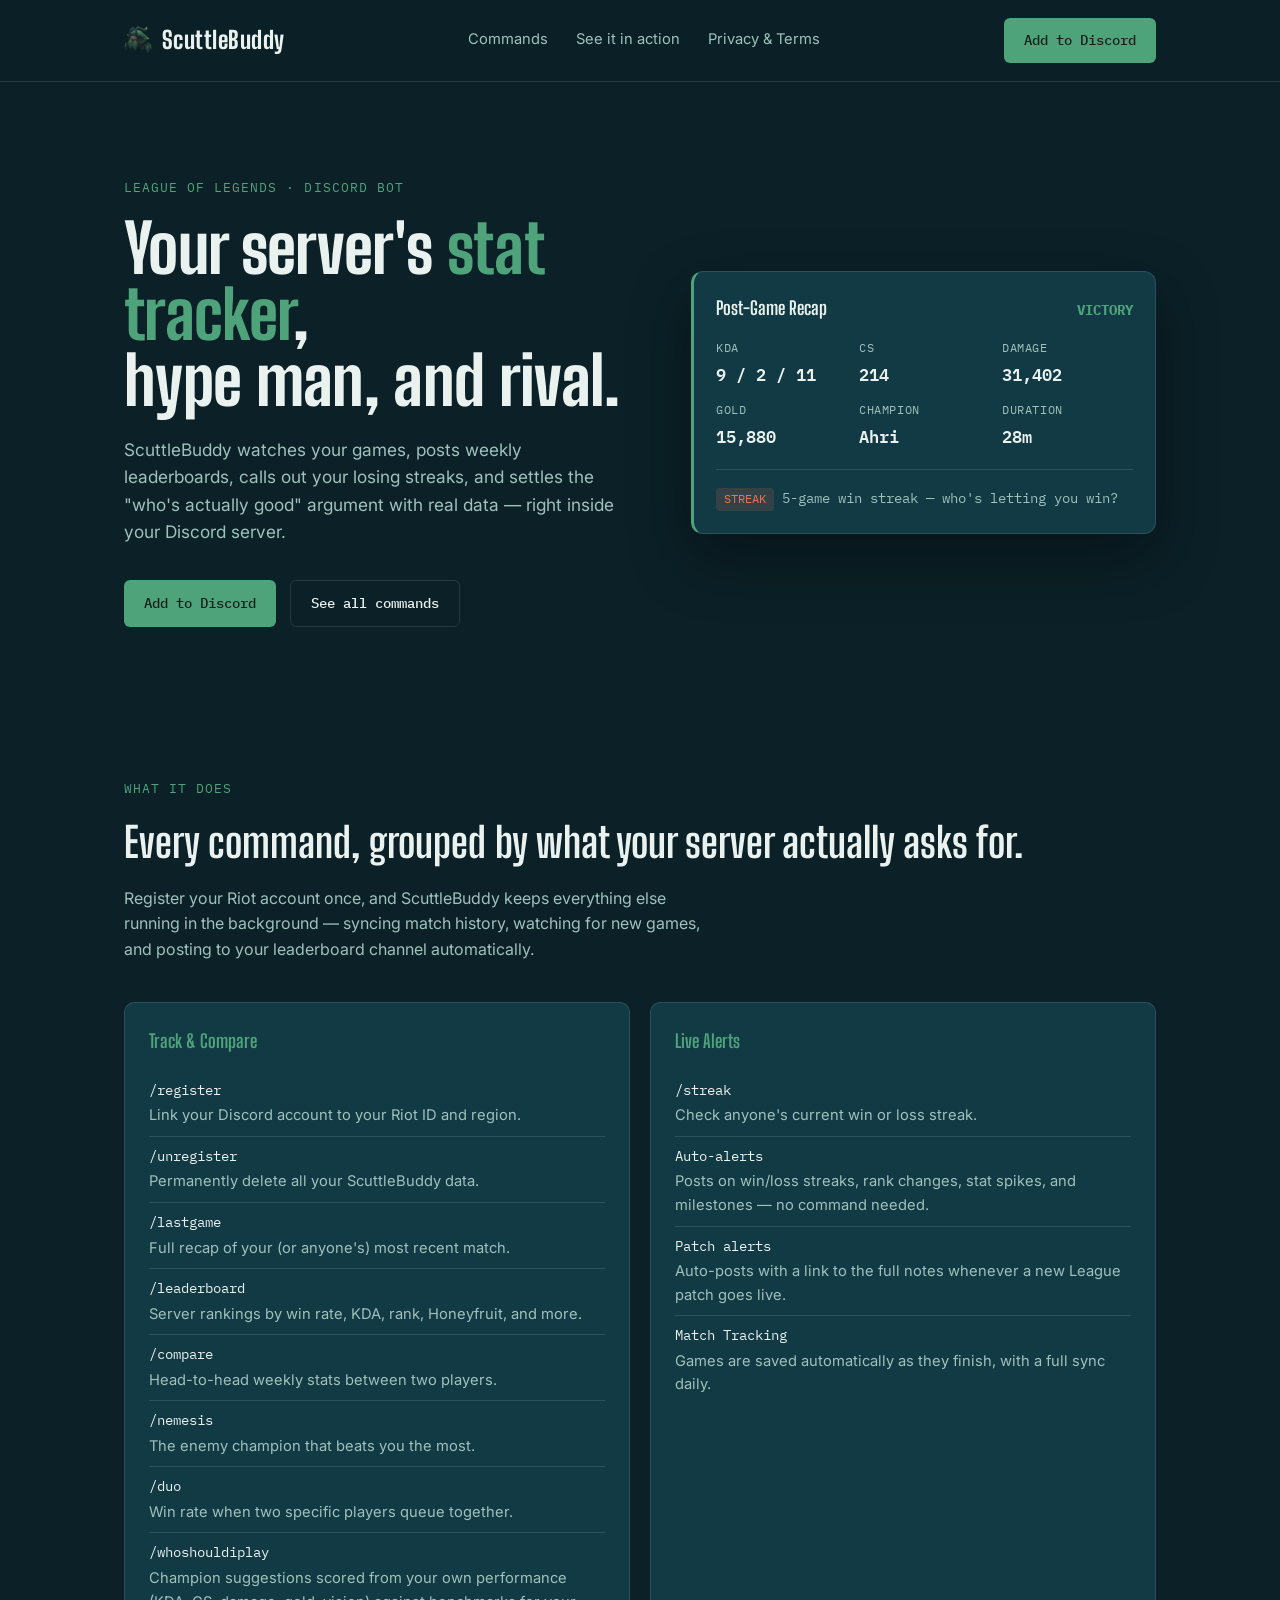
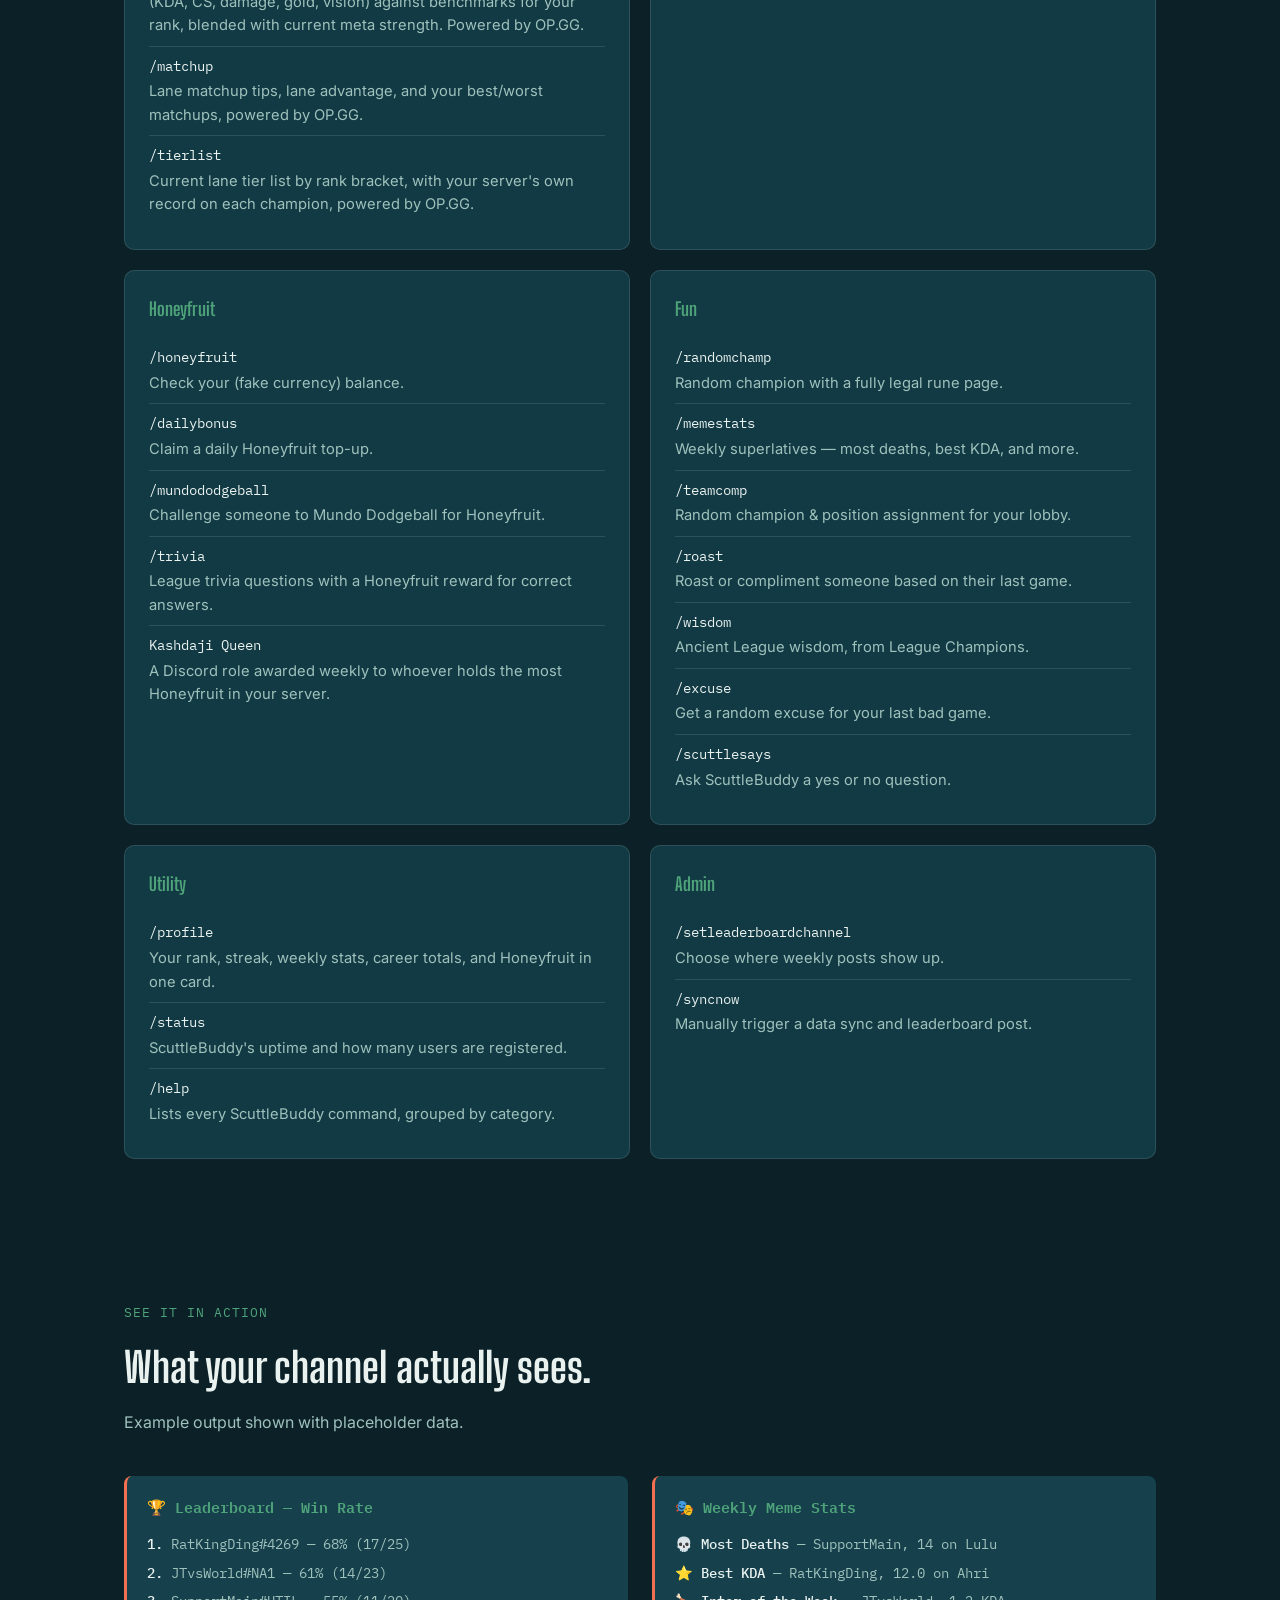
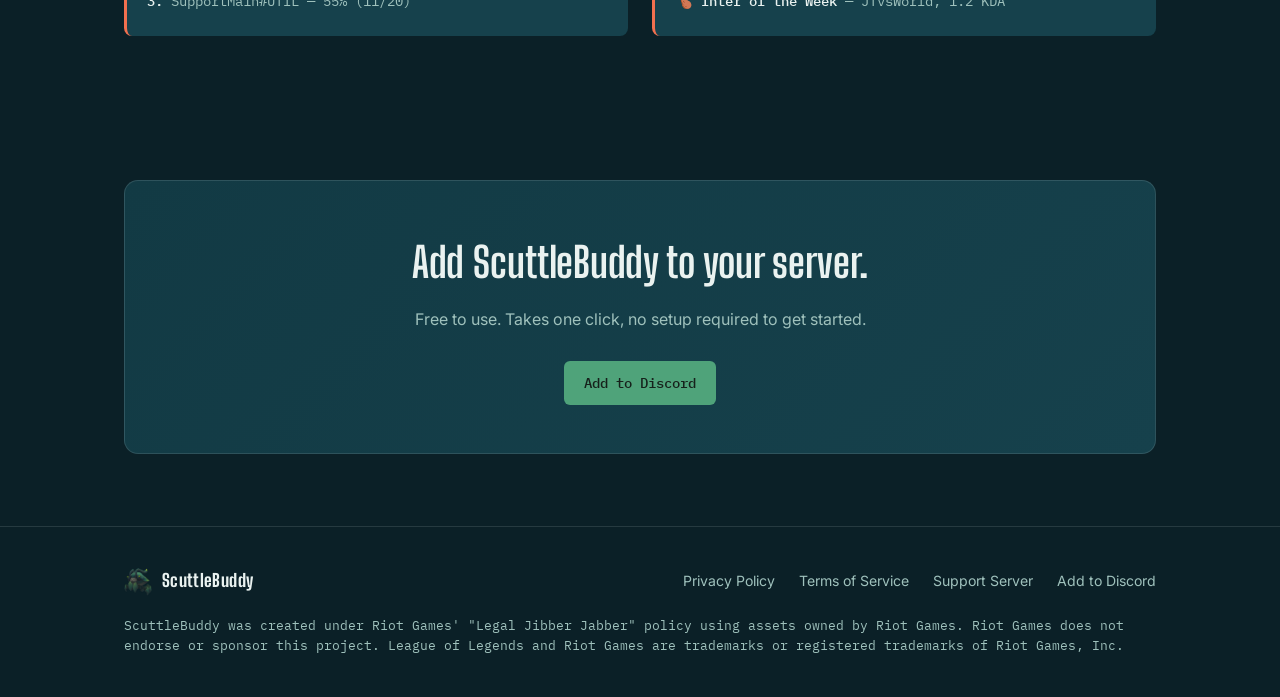
<file: index.html>
<!DOCTYPE html>
<html lang="en">
<head>
<meta charset="UTF-8">
<meta name="viewport" content="width=device-width, initial-scale=1.0">
<title>ScuttleBuddy — League of Legends Discord Bot</title>
<meta name="description" content="ScuttleBuddy tracks your League of Legends games, posts weekly leaderboards, and keeps your server's rivalry alive.">
<link rel="preconnect" href="https://fonts.googleapis.com">
<link href="https://fonts.googleapis.com/css2?family=Big+Shoulders+Display:wght@600;700;800&family=Inter:wght@400;500;600&family=IBM+Plex+Mono:wght@400;500;600&display=swap" rel="stylesheet">
<link rel="stylesheet" href="style.css">
</head>
<body>

<div class="ripple-field" aria-hidden="true">
  <svg viewBox="0 0 800 800" preserveAspectRatio="xMidYMid slice">
    <circle class="ripple" cx="620" cy="180" r="20"></circle>
    <circle class="ripple" cx="620" cy="180" r="20"></circle>
    <circle class="ripple" cx="620" cy="180" r="20"></circle>
  </svg>
</div>

<header>
  <div class="nav">
    <a href="#top" class="wordmark"><img src="assets/scuttle-crab-nav.png" alt="" class="crab-icon" width="28" height="28"> ScuttleBuddy</a>
    <nav class="links">
      <a href="#commands">Commands</a>
      <a href="#showcase">See it in action</a>
      <a href="privacy.html">Privacy &amp; Terms</a>
    </nav>
    <a class="btn btn-primary" href="https://discord.com/oauth2/authorize?client_id=1524695530444427314&permissions=268946512&integration_type=0&scope=bot">Add to Discord</a>
  </div>
</header>

<main id="top">
  <div class="wrap">
    <section class="hero">
      <div>
        <span class="eyebrow">League of Legends · Discord Bot</span>
        <h1>Your server's <span class="accent">stat tracker</span>,<br>hype man, and rival.</h1>
        <p class="hero-sub">
          ScuttleBuddy watches your games, posts weekly leaderboards, calls out your
          losing streaks, and settles the "who's actually good" argument with real data —
          right inside your Discord server.
        </p>
        <div class="hero-actions">
          <a class="btn btn-primary" href="https://discord.com/oauth2/authorize?client_id=1524695530444427314&permissions=268946512&integration_type=0&scope=bot">Add to Discord</a>
          <a class="btn btn-ghost" href="#commands">See all commands</a>
        </div>
      </div>

      <div class="recap-card">
        <div class="recap-title">
          <span>Post-Game Recap</span>
          <span class="recap-result">VICTORY</span>
        </div>
        <div class="recap-grid">
          <div class="recap-stat"><span class="label">KDA</span><span class="value">9 / 2 / 11</span></div>
          <div class="recap-stat"><span class="label">CS</span><span class="value">214</span></div>
          <div class="recap-stat"><span class="label">Damage</span><span class="value">31,402</span></div>
          <div class="recap-stat"><span class="label">Gold</span><span class="value">15,880</span></div>
          <div class="recap-stat"><span class="label">Champion</span><span class="value">Ahri</span></div>
          <div class="recap-stat"><span class="label">Duration</span><span class="value">28m</span></div>
        </div>
        <div class="recap-divider"></div>
        <div class="recap-alert">
          <span class="tag">STREAK</span>
          5-game win streak — who's letting you win?
        </div>
      </div>
    </section>
  </div>

  <section id="commands">
    <div class="wrap">
      <div class="section-head">
        <span class="eyebrow">What it does</span>
        <h2>Every command, grouped by what your server actually asks for.</h2>
        <p class="section-sub">
          Register your Riot account once, and ScuttleBuddy keeps everything else running
          in the background — syncing match history, watching for new games, and posting
          to your leaderboard channel automatically.
        </p>
      </div>

      <div class="cmd-groups">
        <div class="cmd-group">
          <h3>Track &amp; Compare</h3>
          <ul class="cmd-list">
            <li><span class="cmd-name">/register</span><span class="cmd-desc">Link your Discord account to your Riot ID and region.</span></li>
            <li><span class="cmd-name">/unregister</span><span class="cmd-desc">Permanently delete all your ScuttleBuddy data.</span></li>
            <li><span class="cmd-name">/lastgame</span><span class="cmd-desc">Full recap of your (or anyone's) most recent match.</span></li>
            <li><span class="cmd-name">/leaderboard</span><span class="cmd-desc">Server rankings by win rate, KDA, rank, Honeyfruit, and more.</span></li>
            <li><span class="cmd-name">/compare</span><span class="cmd-desc">Head-to-head weekly stats between two players.</span></li>
            <li><span class="cmd-name">/nemesis</span><span class="cmd-desc">The enemy champion that beats you the most.</span></li>
            <li><span class="cmd-name">/duo</span><span class="cmd-desc">Win rate when two specific players queue together.</span></li>
            <li><span class="cmd-name">/whoshouldiplay</span><span class="cmd-desc">Champion suggestions scored from your own performance (KDA, CS, damage, gold, vision) against benchmarks for your rank, blended with current meta strength. Powered by OP.GG.</span></li>
            <li><span class="cmd-name">/matchup</span><span class="cmd-desc">Lane matchup tips, lane advantage, and your best/worst matchups, powered by OP.GG.</span></li>
            <li><span class="cmd-name">/tierlist</span><span class="cmd-desc">Current lane tier list by rank bracket, with your server's own record on each champion, powered by OP.GG.</span></li>
          </ul>
        </div>

        <div class="cmd-group">
          <h3>Live Alerts</h3>
          <ul class="cmd-list">
            <li><span class="cmd-name">/streak</span><span class="cmd-desc">Check anyone's current win or loss streak.</span></li>
            <li><span class="cmd-name">Auto-alerts</span><span class="cmd-desc">Posts on win/loss streaks, rank changes, stat spikes, and milestones — no command needed.</span></li>
            <li><span class="cmd-name">Patch alerts</span><span class="cmd-desc">Auto-posts with a link to the full notes whenever a new League patch goes live.</span></li>
            <li><span class="cmd-name">Match Tracking</span><span class="cmd-desc">Games are saved automatically as they finish, with a full sync daily.</span></li>
          </ul>
        </div>

        <div class="cmd-group">
          <h3>Honeyfruit</h3>
          <ul class="cmd-list">
            <li><span class="cmd-name">/honeyfruit</span><span class="cmd-desc">Check your (fake currency) balance.</span></li>
            <li><span class="cmd-name">/dailybonus</span><span class="cmd-desc">Claim a daily Honeyfruit top-up.</span></li>
            <li><span class="cmd-name">/mundododgeball</span><span class="cmd-desc">Challenge someone to Mundo Dodgeball for Honeyfruit.</span></li>
            <li><span class="cmd-name">/trivia</span><span class="cmd-desc">League trivia questions with a Honeyfruit reward for correct answers.</span></li>
            <li><span class="cmd-name">Kashdaji Queen</span><span class="cmd-desc">A Discord role awarded weekly to whoever holds the most Honeyfruit in your server.</span></li>
          </ul>
        </div>

        <div class="cmd-group">
          <h3>Fun</h3>
          <ul class="cmd-list">
            <li><span class="cmd-name">/randomchamp</span><span class="cmd-desc">Random champion with a fully legal rune page.</span></li>
            <li><span class="cmd-name">/memestats</span><span class="cmd-desc">Weekly superlatives — most deaths, best KDA, and more.</span></li>
            <li><span class="cmd-name">/teamcomp</span><span class="cmd-desc">Random champion &amp; position assignment for your lobby.</span></li>
            <li><span class="cmd-name">/roast</span><span class="cmd-desc">Roast or compliment someone based on their last game.</span></li>
            <li><span class="cmd-name">/wisdom</span><span class="cmd-desc">Ancient League wisdom, from League Champions.</span></li>
            <li><span class="cmd-name">/excuse</span><span class="cmd-desc">Get a random excuse for your last bad game.</span></li>
            <li><span class="cmd-name">/scuttlesays</span><span class="cmd-desc">Ask ScuttleBuddy a yes or no question.</span></li>
          </ul>
        </div>

        <div class="cmd-group">
          <h3>Utility</h3>
          <ul class="cmd-list">
            <li><span class="cmd-name">/profile</span><span class="cmd-desc">Your rank, streak, weekly stats, career totals, and Honeyfruit in one card.</span></li>
            <li><span class="cmd-name">/status</span><span class="cmd-desc">ScuttleBuddy's uptime and how many users are registered.</span></li>
            <li><span class="cmd-name">/help</span><span class="cmd-desc">Lists every ScuttleBuddy command, grouped by category.</span></li>
          </ul>
        </div>

        <div class="cmd-group">
          <h3>Admin</h3>
          <ul class="cmd-list">
            <li><span class="cmd-name">/setleaderboardchannel</span><span class="cmd-desc">Choose where weekly posts show up.</span></li>
            <li><span class="cmd-name">/syncnow</span><span class="cmd-desc">Manually trigger a data sync and leaderboard post.</span></li>
          </ul>
        </div>
      </div>
    </div>
  </section>

  <section id="showcase">
    <div class="wrap">
      <div class="section-head">
        <span class="eyebrow">See it in action</span>
        <h2>What your channel actually sees.</h2>
        <p class="section-sub">Example output shown with placeholder data.</p>
      </div>

      <div class="showcase-grid">
        <div class="embed-card">
          <div class="embed-title">🏆 Leaderboard — Win Rate</div>
          <div class="embed-line"><strong>1.</strong> RatKingDing#4269 — 68% (17/25)</div>
          <div class="embed-line"><strong>2.</strong> JTvsWorld#NA1 — 61% (14/23)</div>
          <div class="embed-line"><strong>3.</strong> SupportMain#UTIL — 55% (11/20)</div>
        </div>
        <div class="embed-card">
          <div class="embed-title">🎭 Weekly Meme Stats</div>
          <div class="embed-line">💀 <strong>Most Deaths</strong> — SupportMain, 14 on Lulu</div>
          <div class="embed-line">⭐ <strong>Best KDA</strong> — RatKingDing, 12.0 on Ahri</div>
          <div class="embed-line">🍗 <strong>Inter of the Week</strong> — JTvsWorld, 1.2 KDA</div>
        </div>
      </div>
    </div>
  </section>

  <section>
    <div class="wrap">
      <div class="cta-strip">
        <h2>Add ScuttleBuddy to your server.</h2>
        <p class="section-sub">Free to use. Takes one click, no setup required to get started.</p>
        <a class="btn btn-primary" href="https://discord.com/oauth2/authorize?client_id=1524695530444427314&permissions=268946512&integration_type=0&scope=bot">Add to Discord</a>
      </div>
    </div>
  </section>
</main>

<footer id="legal">
  <div class="wrap">
    <div class="footer-row">
      <a href="#top" class="wordmark" style="font-size: 1.1rem;"><img src="assets/scuttle-crab-nav.png" alt="" class="crab-icon" width="28" height="28"> ScuttleBuddy</a>
      <div class="footer-links">
        <a href="privacy.html">Privacy Policy</a>
        <a href="terms.html">Terms of Service</a>
        <a href="https://discord.gg/Jfhns5WCDb">Support Server</a>
        <a href="https://discord.com/oauth2/authorize?client_id=1524695530444427314&permissions=268946512&integration_type=0&scope=bot">Add to Discord</a>
      </div>
    </div>
    <p class="footer-note">
      ScuttleBuddy was created under Riot Games' "Legal Jibber Jabber" policy using assets owned by Riot Games. Riot Games does not endorse or sponsor this project.
      League of Legends and Riot Games are trademarks or registered trademarks of Riot Games, Inc.
    </p>
  </div>
</footer>

</body>
</html>
</file>
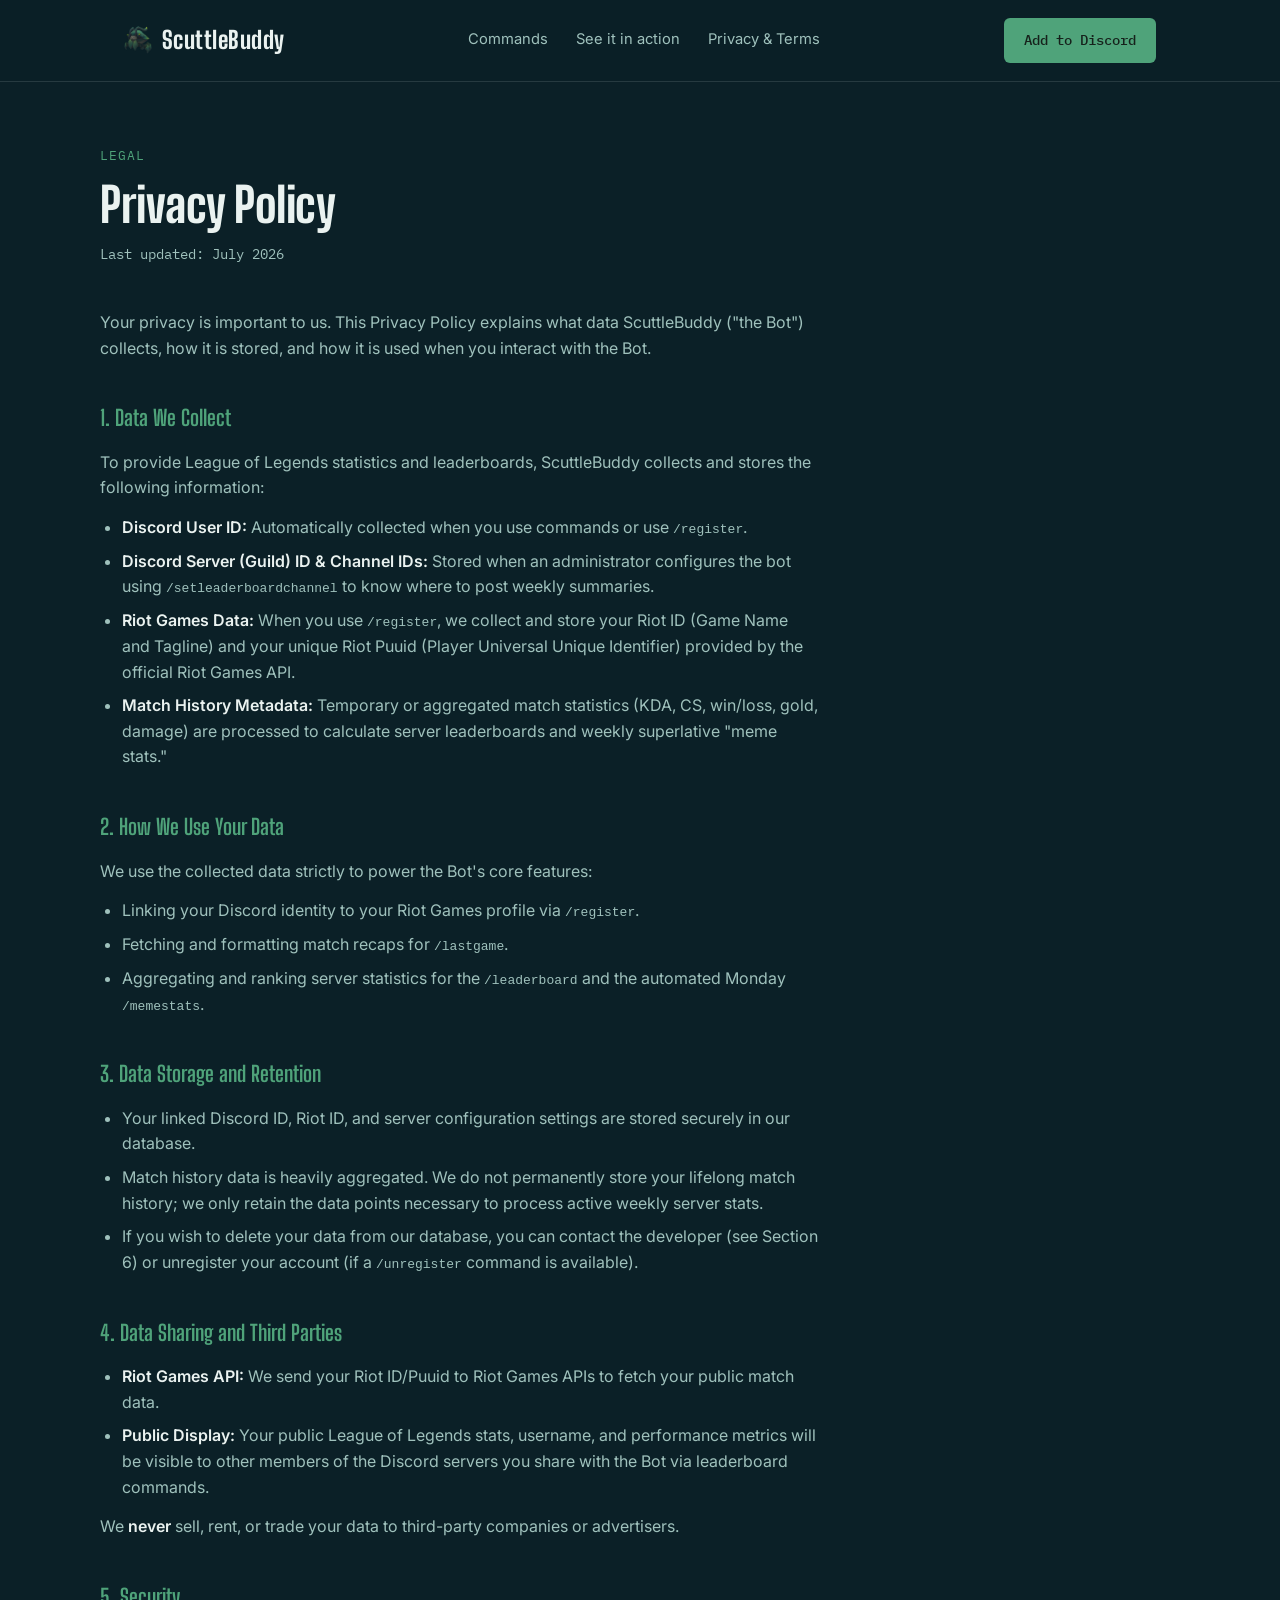
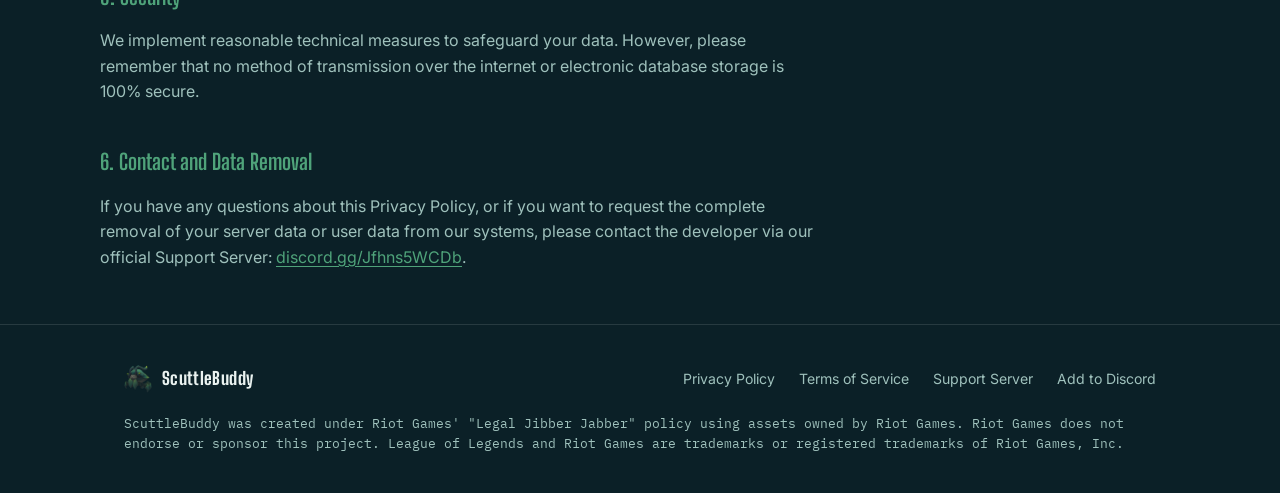
<file: privacy.html>
<!DOCTYPE html>
<html lang="en">
<head>
<meta charset="UTF-8">
<meta name="viewport" content="width=device-width, initial-scale=1.0">
<title>Privacy Policy — ScuttleBuddy</title>
<link rel="preconnect" href="https://fonts.googleapis.com">
<link href="https://fonts.googleapis.com/css2?family=Big+Shoulders+Display:wght@600;700;800&family=Inter:wght@400;500;600&family=IBM+Plex+Mono:wght@400;500;600&display=swap" rel="stylesheet">
<link rel="stylesheet" href="style.css">
</head>
<body>

<header>
  <div class="nav">
    <a href="index.html" class="wordmark"><img src="assets/scuttle-crab-nav.png" alt="" class="crab-icon" width="28" height="28"> ScuttleBuddy</a>
    <nav class="links">
      <a href="index.html#commands">Commands</a>
      <a href="index.html#showcase">See it in action</a>
      <a href="privacy.html">Privacy &amp; Terms</a>
    </nav>
    <a class="btn btn-primary" href="#">Add to Discord</a>
  </div>
</header>

<main>
  <div class="wrap legal-page">
    <span class="eyebrow">Legal</span>
    <h1>Privacy Policy</h1>
    <p class="legal-updated">Last updated: July 2026</p>

    <div class="legal-body">
      <p>Your privacy is important to us. This Privacy Policy explains what data ScuttleBuddy ("the Bot") collects, how it is stored, and how it is used when you interact with the Bot.</p>

      <h3>1. Data We Collect</h3>
      <p>To provide League of Legends statistics and leaderboards, ScuttleBuddy collects and stores the following information:</p>
      <ul>
        <li><strong>Discord User ID:</strong> Automatically collected when you use commands or use <code>/register</code>.</li>
        <li><strong>Discord Server (Guild) ID &amp; Channel IDs:</strong> Stored when an administrator configures the bot using <code>/setleaderboardchannel</code> to know where to post weekly summaries.</li>
        <li><strong>Riot Games Data:</strong> When you use <code>/register</code>, we collect and store your Riot ID (Game Name and Tagline) and your unique Riot Puuid (Player Universal Unique Identifier) provided by the official Riot Games API.</li>
        <li><strong>Match History Metadata:</strong> Temporary or aggregated match statistics (KDA, CS, win/loss, gold, damage) are processed to calculate server leaderboards and weekly superlative "meme stats."</li>
      </ul>

      <h3>2. How We Use Your Data</h3>
      <p>We use the collected data strictly to power the Bot's core features:</p>
      <ul>
        <li>Linking your Discord identity to your Riot Games profile via <code>/register</code>.</li>
        <li>Fetching and formatting match recaps for <code>/lastgame</code>.</li>
        <li>Aggregating and ranking server statistics for the <code>/leaderboard</code> and the automated Monday <code>/memestats</code>.</li>
      </ul>

      <h3>3. Data Storage and Retention</h3>
      <ul>
        <li>Your linked Discord ID, Riot ID, and server configuration settings are stored securely in our database.</li>
        <li>Match history data is heavily aggregated. We do not permanently store your lifelong match history; we only retain the data points necessary to process active weekly server stats.</li>
        <li>If you wish to delete your data from our database, you can contact the developer (see Section 6) or unregister your account (if a <code>/unregister</code> command is available).</li>
      </ul>

      <h3>4. Data Sharing and Third Parties</h3>
      <ul>
        <li><strong>Riot Games API:</strong> We send your Riot ID/Puuid to Riot Games APIs to fetch your public match data.</li>
        <li><strong>Public Display:</strong> Your public League of Legends stats, username, and performance metrics will be visible to other members of the Discord servers you share with the Bot via leaderboard commands.</li>
      </ul>
      <p>We <strong>never</strong> sell, rent, or trade your data to third-party companies or advertisers.</p>

      <h3>5. Security</h3>
      <p>We implement reasonable technical measures to safeguard your data. However, please remember that no method of transmission over the internet or electronic database storage is 100% secure.</p>

      <h3>6. Contact and Data Removal</h3>
      <p>If you have any questions about this Privacy Policy, or if you want to request the complete removal of your server data or user data from our systems, please contact the developer via our official Support Server: <a href="https://discord.gg/Jfhns5WCDb">discord.gg/Jfhns5WCDb</a>.</p>
    </div>
  </div>
</main>

<footer>
  <div class="wrap">
    <div class="footer-row">
      <a href="index.html" class="wordmark" style="font-size: 1.1rem;"><img src="assets/scuttle-crab-nav.png" alt="" class="crab-icon" width="28" height="28"> ScuttleBuddy</a>
      <div class="footer-links">
        <a href="privacy.html">Privacy Policy</a>
        <a href="terms.html">Terms of Service</a>
        <a href="https://discord.gg/Jfhns5WCDb">Support Server</a>
        <a href="#">Add to Discord</a>
      </div>
    </div>
    <p class="footer-note">
      ScuttleBuddy was created under Riot Games' "Legal Jibber Jabber" policy using assets owned by Riot Games. Riot Games does not endorse or sponsor this project.
      League of Legends and Riot Games are trademarks or registered trademarks of Riot Games, Inc.
    </p>
  </div>
</footer>

</body>
</html>
</file>
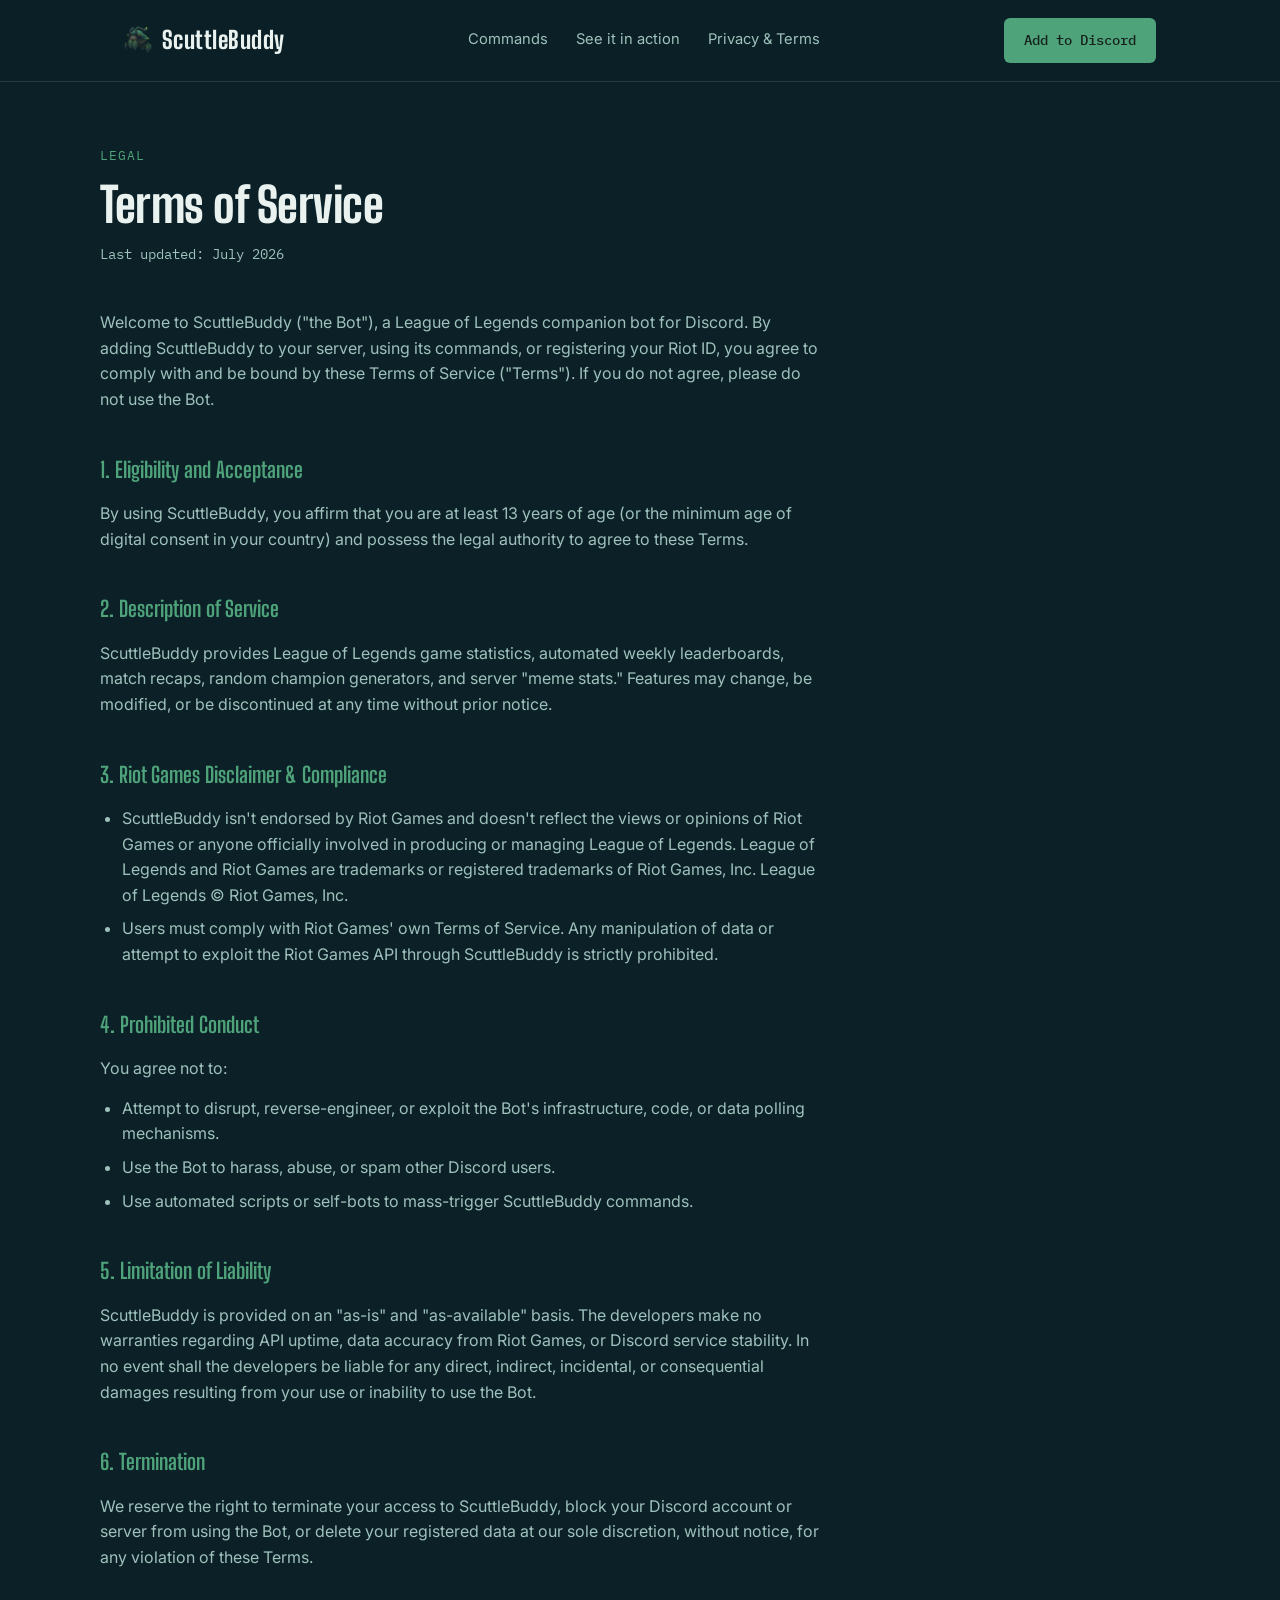
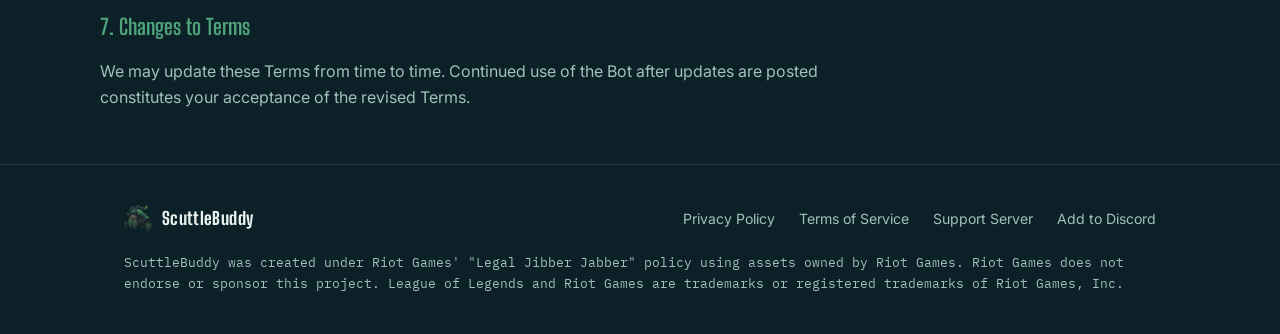
<file: terms.html>
<!DOCTYPE html>
<html lang="en">
<head>
<meta charset="UTF-8">
<meta name="viewport" content="width=device-width, initial-scale=1.0">
<title>Terms of Service — ScuttleBuddy</title>
<link rel="preconnect" href="https://fonts.googleapis.com">
<link href="https://fonts.googleapis.com/css2?family=Big+Shoulders+Display:wght@600;700;800&family=Inter:wght@400;500;600&family=IBM+Plex+Mono:wght@400;500;600&display=swap" rel="stylesheet">
<link rel="stylesheet" href="style.css">
</head>
<body>

<header>
  <div class="nav">
    <a href="index.html" class="wordmark"><img src="assets/scuttle-crab-nav.png" alt="" class="crab-icon" width="28" height="28"> ScuttleBuddy</a>
    <nav class="links">
      <a href="index.html#commands">Commands</a>
      <a href="index.html#showcase">See it in action</a>
      <a href="privacy.html">Privacy &amp; Terms</a>
    </nav>
    <a class="btn btn-primary" href="#">Add to Discord</a>
  </div>
</header>

<main>
  <div class="wrap legal-page">
    <span class="eyebrow">Legal</span>
    <h1>Terms of Service</h1>
    <p class="legal-updated">Last updated: July 2026</p>

    <div class="legal-body">
      <p>Welcome to ScuttleBuddy ("the Bot"), a League of Legends companion bot for Discord. By adding ScuttleBuddy to your server, using its commands, or registering your Riot ID, you agree to comply with and be bound by these Terms of Service ("Terms"). If you do not agree, please do not use the Bot.</p>

      <h3>1. Eligibility and Acceptance</h3>
      <p>By using ScuttleBuddy, you affirm that you are at least 13 years of age (or the minimum age of digital consent in your country) and possess the legal authority to agree to these Terms.</p>

      <h3>2. Description of Service</h3>
      <p>ScuttleBuddy provides League of Legends game statistics, automated weekly leaderboards, match recaps, random champion generators, and server "meme stats." Features may change, be modified, or be discontinued at any time without prior notice.</p>

      <h3>3. Riot Games Disclaimer &amp; Compliance</h3>
      <ul>
        <li>ScuttleBuddy isn't endorsed by Riot Games and doesn't reflect the views or opinions of Riot Games or anyone officially involved in producing or managing League of Legends. League of Legends and Riot Games are trademarks or registered trademarks of Riot Games, Inc. League of Legends © Riot Games, Inc.</li>
        <li>Users must comply with Riot Games' own Terms of Service. Any manipulation of data or attempt to exploit the Riot Games API through ScuttleBuddy is strictly prohibited.</li>
      </ul>

      <h3>4. Prohibited Conduct</h3>
      <p>You agree not to:</p>
      <ul>
        <li>Attempt to disrupt, reverse-engineer, or exploit the Bot's infrastructure, code, or data polling mechanisms.</li>
        <li>Use the Bot to harass, abuse, or spam other Discord users.</li>
        <li>Use automated scripts or self-bots to mass-trigger ScuttleBuddy commands.</li>
      </ul>

      <h3>5. Limitation of Liability</h3>
      <p>ScuttleBuddy is provided on an "as-is" and "as-available" basis. The developers make no warranties regarding API uptime, data accuracy from Riot Games, or Discord service stability. In no event shall the developers be liable for any direct, indirect, incidental, or consequential damages resulting from your use or inability to use the Bot.</p>

      <h3>6. Termination</h3>
      <p>We reserve the right to terminate your access to ScuttleBuddy, block your Discord account or server from using the Bot, or delete your registered data at our sole discretion, without notice, for any violation of these Terms.</p>

      <h3>7. Changes to Terms</h3>
      <p>We may update these Terms from time to time. Continued use of the Bot after updates are posted constitutes your acceptance of the revised Terms.</p>
    </div>
  </div>
</main>

<footer>
  <div class="wrap">
    <div class="footer-row">
      <a href="index.html" class="wordmark" style="font-size: 1.1rem;"><img src="assets/scuttle-crab-nav.png" alt="" class="crab-icon" width="28" height="28"> ScuttleBuddy</a>
      <div class="footer-links">
        <a href="privacy.html">Privacy Policy</a>
        <a href="terms.html">Terms of Service</a>
        <a href="https://discord.gg/Jfhns5WCDb">Support Server</a>
        <a href="#">Add to Discord</a>
      </div>
    </div>
    <p class="footer-note">
      ScuttleBuddy was created under Riot Games' "Legal Jibber Jabber" policy using assets owned by Riot Games. Riot Games does not endorse or sponsor this project.
      League of Legends and Riot Games are trademarks or registered trademarks of Riot Games, Inc.
    </p>
  </div>
</footer>

</body>
</html>
</file>
<file: style.css>
:root {
  --bg: #0B2027;
  --bg-panel: #123A44;
  --bg-panel-2: #16414C;
  --accent: #4FA37A;
  --coral: #F2704F;
  --text: #EAF2F0;
  --text-muted: #9FC1BC;
  --line: rgba(234, 242, 240, 0.12);
  --font-display: 'Big Shoulders Display', sans-serif;
  --font-body: 'Inter', sans-serif;
  --font-mono: 'IBM Plex Mono', monospace;
}

* { box-sizing: border-box; margin: 0; padding: 0; }

html { scroll-behavior: smooth; }

body {
  background: var(--bg);
  color: var(--text);
  font-family: var(--font-body);
  line-height: 1.6;
  overflow-x: hidden;
}

a { color: inherit; }

:focus-visible {
  outline: 2px solid var(--accent);
  outline-offset: 3px;
}

.wrap {
  max-width: 1080px;
  margin: 0 auto;
  padding: 0 24px;
}

/* ---------- ambient ripple background ---------- */
.ripple-field {
  position: fixed;
  inset: 0;
  z-index: 0;
  pointer-events: none;
  opacity: 0.35;
}
.ripple-field svg { width: 100%; height: 100%; }
.ripple {
  fill: none;
  stroke: var(--accent);
  stroke-width: 1;
  opacity: 0;
  animation: ripple-expand 8s ease-out infinite;
}
.ripple:nth-child(2) { animation-delay: 2.6s; stroke: var(--coral); }
.ripple:nth-child(3) { animation-delay: 5.2s; }

@keyframes ripple-expand {
  0%   { r: 20; opacity: 0.5; }
  100% { r: 380; opacity: 0; }
}

@media (prefers-reduced-motion: reduce) {
  .ripple { animation: none; opacity: 0.08; r: 200; }
  html { scroll-behavior: auto; }
}

/* ---------- header ---------- */
header {
  position: sticky;
  top: 0;
  z-index: 10;
  backdrop-filter: blur(10px);
  background: rgba(11, 32, 39, 0.85);
  border-bottom: 1px solid var(--line);
}
.nav {
  display: flex;
  align-items: center;
  justify-content: space-between;
  padding: 18px 24px;
  max-width: 1080px;
  margin: 0 auto;
}
.wordmark {
  font-family: var(--font-display);
  font-weight: 800;
  font-size: 1.5rem;
  letter-spacing: 0.02em;
  text-decoration: none;
  display: flex;
  align-items: center;
  gap: 8px;
}
.crab-icon { object-fit: contain; vertical-align: middle; margin-right: 2px; }
nav.links {
  display: flex;
  gap: 28px;
  font-size: 0.92rem;
  color: var(--text-muted);
}
nav.links a { text-decoration: none; transition: color 0.15s; }
nav.links a:hover { color: var(--text); }
@media (max-width: 640px) { nav.links { display: none; } }

.btn {
  display: inline-flex;
  align-items: center;
  gap: 8px;
  font-family: var(--font-mono);
  font-size: 0.88rem;
  font-weight: 500;
  padding: 11px 20px;
  border-radius: 6px;
  text-decoration: none;
  transition: transform 0.15s, box-shadow 0.15s;
}
.btn-primary {
  background: var(--accent);
  color: #16211B;
}
.btn-primary:hover { transform: translateY(-1px); box-shadow: 0 6px 18px rgba(79, 163, 122, 0.28); }
.btn-ghost {
  border: 1px solid var(--line);
  color: var(--text);
}
.btn-ghost:hover { border-color: var(--accent); color: var(--accent); }

/* ---------- hero ---------- */
.hero {
  position: relative;
  z-index: 1;
  padding: 96px 0 80px;
  display: grid;
  grid-template-columns: 1.1fr 1fr;
  gap: 56px;
  align-items: center;
}
@media (max-width: 860px) {
  .hero { grid-template-columns: 1fr; padding: 56px 0 48px; }
}

.eyebrow {
  font-family: var(--font-mono);
  font-size: 0.8rem;
  color: var(--accent);
  letter-spacing: 0.08em;
  text-transform: uppercase;
  margin-bottom: 18px;
  display: block;
}

h1 {
  font-family: var(--font-display);
  font-weight: 800;
  font-size: clamp(2.6rem, 6vw, 4.2rem);
  line-height: 0.98;
  letter-spacing: -0.01em;
}
h1 .accent { color: var(--accent); }

.hero-sub {
  margin-top: 22px;
  font-size: 1.08rem;
  color: var(--text-muted);
  max-width: 46ch;
}

.hero-actions {
  margin-top: 34px;
  display: flex;
  gap: 14px;
  flex-wrap: wrap;
}

/* ---------- recap card ---------- */
.recap-card {
  background: var(--bg-panel);
  border: 1px solid var(--line);
  border-radius: 12px;
  padding: 22px;
  border-left: 3px solid var(--accent);
  box-shadow: 0 24px 60px rgba(0,0,0,0.35);
}
.recap-title {
  font-family: var(--font-display);
  font-weight: 700;
  font-size: 1.15rem;
  display: flex;
  justify-content: space-between;
  align-items: baseline;
}
.recap-result { color: var(--accent); font-family: var(--font-mono); font-size: 0.85rem; }
.recap-grid {
  margin-top: 16px;
  display: grid;
  grid-template-columns: repeat(3, 1fr);
  gap: 12px;
}
.recap-stat { font-family: var(--font-mono); }
.recap-stat .label { display: block; font-size: 0.72rem; color: var(--text-muted); text-transform: uppercase; letter-spacing: 0.05em; margin-bottom: 4px; }
.recap-stat .value { font-size: 1.05rem; font-weight: 600; }
.recap-divider { height: 1px; background: var(--line); margin: 18px 0; }
.recap-alert {
  font-family: var(--font-mono);
  font-size: 0.85rem;
  color: var(--text-muted);
  display: flex;
  gap: 8px;
  align-items: baseline;
}
.recap-alert .tag {
  background: rgba(242, 112, 79, 0.15);
  color: var(--coral);
  padding: 2px 8px;
  border-radius: 4px;
  font-size: 0.72rem;
}

/* ---------- sections ---------- */
section { position: relative; z-index: 1; padding: 72px 0; }
.section-head { margin-bottom: 40px; }
.section-head .eyebrow { margin-bottom: 10px; }
h2 {
  font-family: var(--font-display);
  font-weight: 700;
  font-size: clamp(1.8rem, 3.4vw, 2.6rem);
}
.section-sub { color: var(--text-muted); margin-top: 10px; max-width: 60ch; }

/* ---------- command groups ---------- */
.cmd-groups {
  display: grid;
  grid-template-columns: repeat(2, 1fr);
  gap: 20px;
}
@media (max-width: 700px) { .cmd-groups { grid-template-columns: 1fr; } }

.cmd-group {
  background: var(--bg-panel);
  border: 1px solid var(--line);
  border-radius: 10px;
  padding: 24px;
}
.cmd-group h3 {
  font-family: var(--font-display);
  font-size: 1.15rem;
  color: var(--accent);
  margin-bottom: 14px;
  font-weight: 700;
}
.cmd-list { list-style: none; }
.cmd-list li { padding: 8px 0; border-top: 1px solid var(--line); font-size: 0.92rem; }
.cmd-list li:first-child { border-top: none; }
.cmd-name { font-family: var(--font-mono); color: var(--text); font-size: 0.88rem; }
.cmd-desc { color: var(--text-muted); display: block; margin-top: 2px; }

/* ---------- showcase ---------- */
.showcase-grid {
  display: grid;
  grid-template-columns: repeat(2, 1fr);
  gap: 24px;
}
@media (max-width: 780px) { .showcase-grid { grid-template-columns: 1fr; } }

.embed-card {
  background: var(--bg-panel-2);
  border-left: 3px solid var(--coral);
  border-radius: 8px;
  padding: 20px;
  font-family: var(--font-mono);
  font-size: 0.88rem;
}
.embed-card .embed-title { color: var(--accent); font-weight: 600; margin-bottom: 10px; font-size: 0.95rem; }
.embed-card .embed-line { color: var(--text-muted); padding: 3px 0; }
.embed-card .embed-line strong { color: var(--text); font-weight: 500; }

/* ---------- cta strip ---------- */
.cta-strip {
  background: linear-gradient(135deg, var(--bg-panel), var(--bg-panel-2));
  border: 1px solid var(--line);
  border-radius: 14px;
  padding: 48px;
  text-align: center;
}
.cta-strip h2 { margin-bottom: 12px; }
.cta-strip .section-sub { margin: 0 auto 28px; }
@media (max-width: 640px) { .cta-strip { padding: 32px 22px; } }

/* ---------- legal pages ---------- */
.legal-page { padding: 64px 0 40px; }
.legal-page .eyebrow { margin-bottom: 14px; }
.legal-page h1 {
  font-size: clamp(2.1rem, 5vw, 3rem);
  line-height: 1.05;
}
.legal-updated {
  font-family: var(--font-mono);
  color: var(--text-muted);
  font-size: 0.85rem;
  margin-top: 14px;
}
.legal-body {
  margin-top: 44px;
  max-width: 72ch;
}
.legal-body h3 {
  font-family: var(--font-display);
  font-size: 1.35rem;
  color: var(--accent);
  margin-top: 40px;
  margin-bottom: 14px;
  font-weight: 700;
}
.legal-body h3:first-child { margin-top: 0; }
.legal-body p { margin-bottom: 14px; color: var(--text-muted); }
.legal-body ul { margin: 0 0 14px 22px; color: var(--text-muted); }
.legal-body li { margin-bottom: 8px; }
.legal-body strong { color: var(--text); font-weight: 600; }
.legal-body a { color: var(--accent); text-decoration: underline; text-underline-offset: 3px; }

/* ---------- footer ---------- */
footer {
  position: relative;
  z-index: 1;
  border-top: 1px solid var(--line);
  padding: 40px 0;
}
.footer-row {
  display: flex;
  justify-content: space-between;
  align-items: center;
  flex-wrap: wrap;
  gap: 16px;
}
.footer-links {
  display: flex;
  gap: 24px;
  font-size: 0.88rem;
  color: var(--text-muted);
  flex-wrap: wrap;
}
.footer-links a { text-decoration: none; }
.footer-links a:hover { color: var(--accent); }
.footer-note { font-size: 0.8rem; color: var(--text-muted); margin-top: 20px; font-family: var(--font-mono); }
</file>
